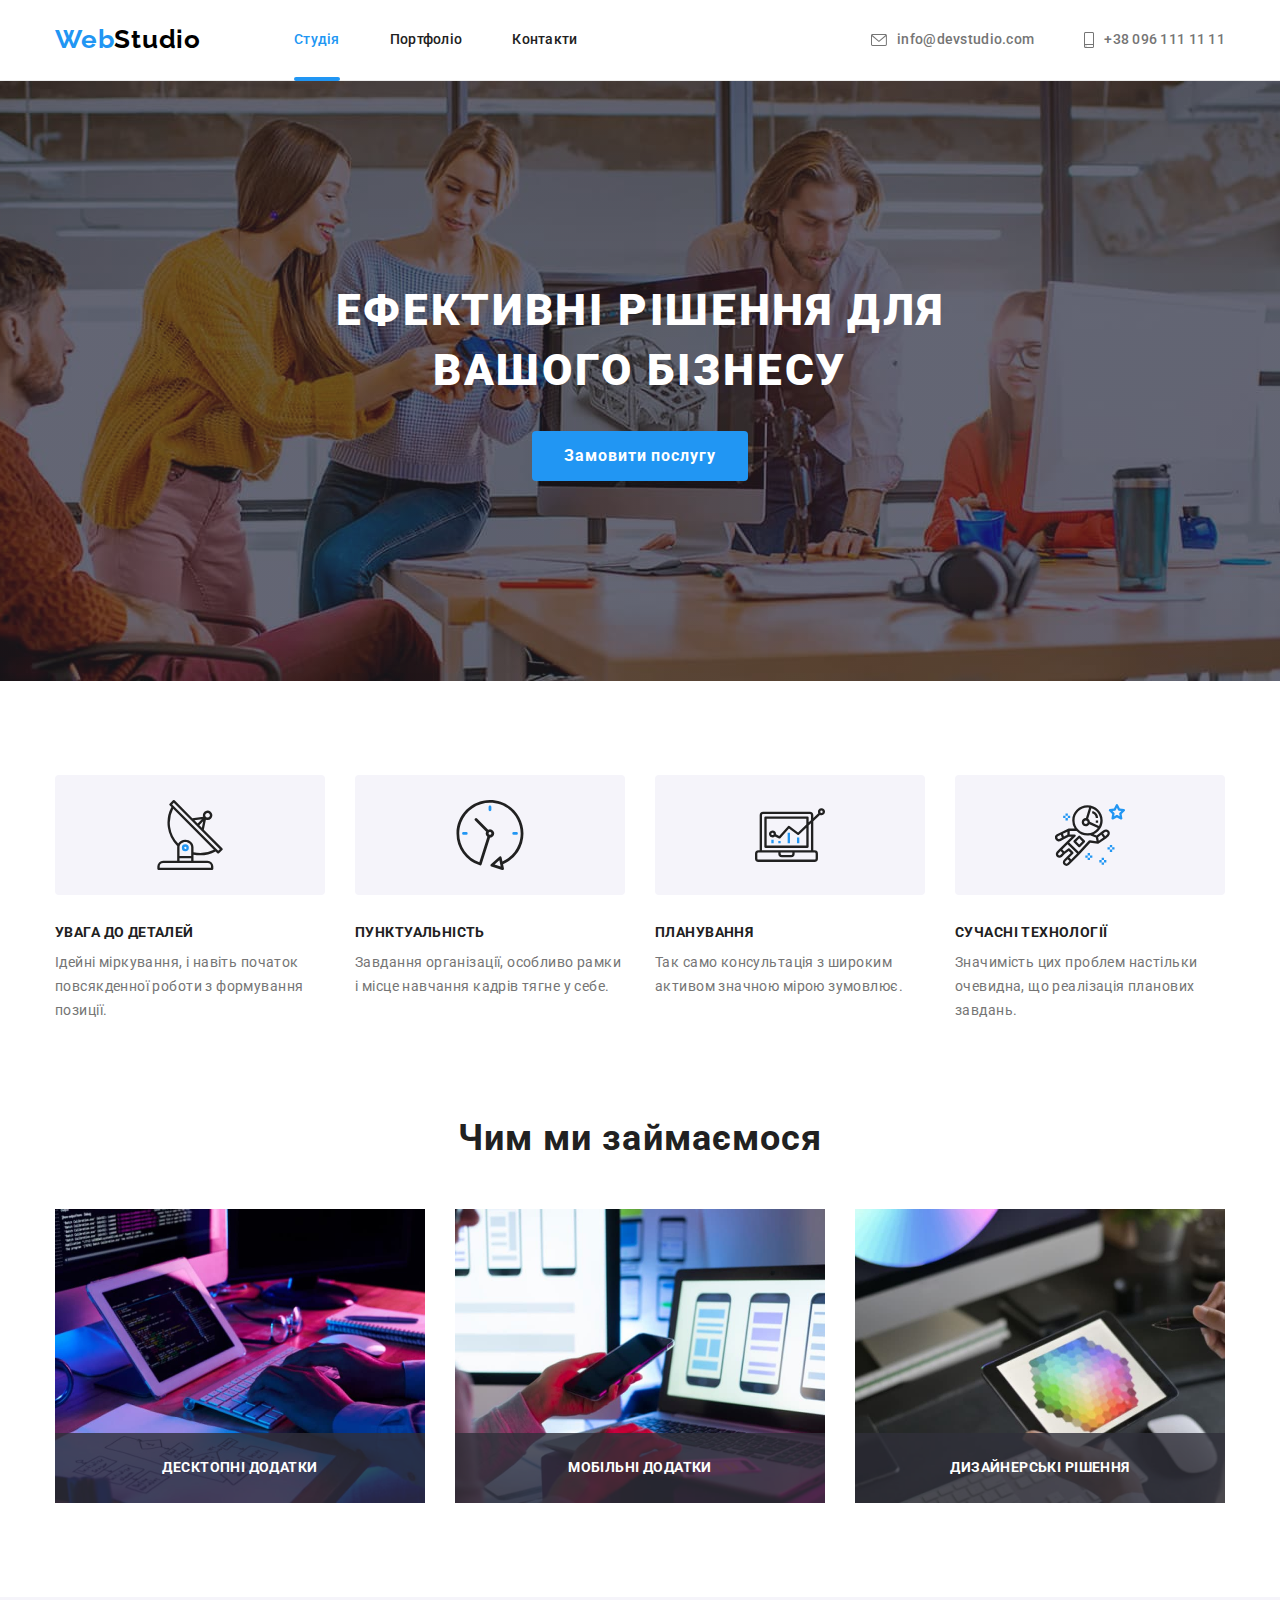
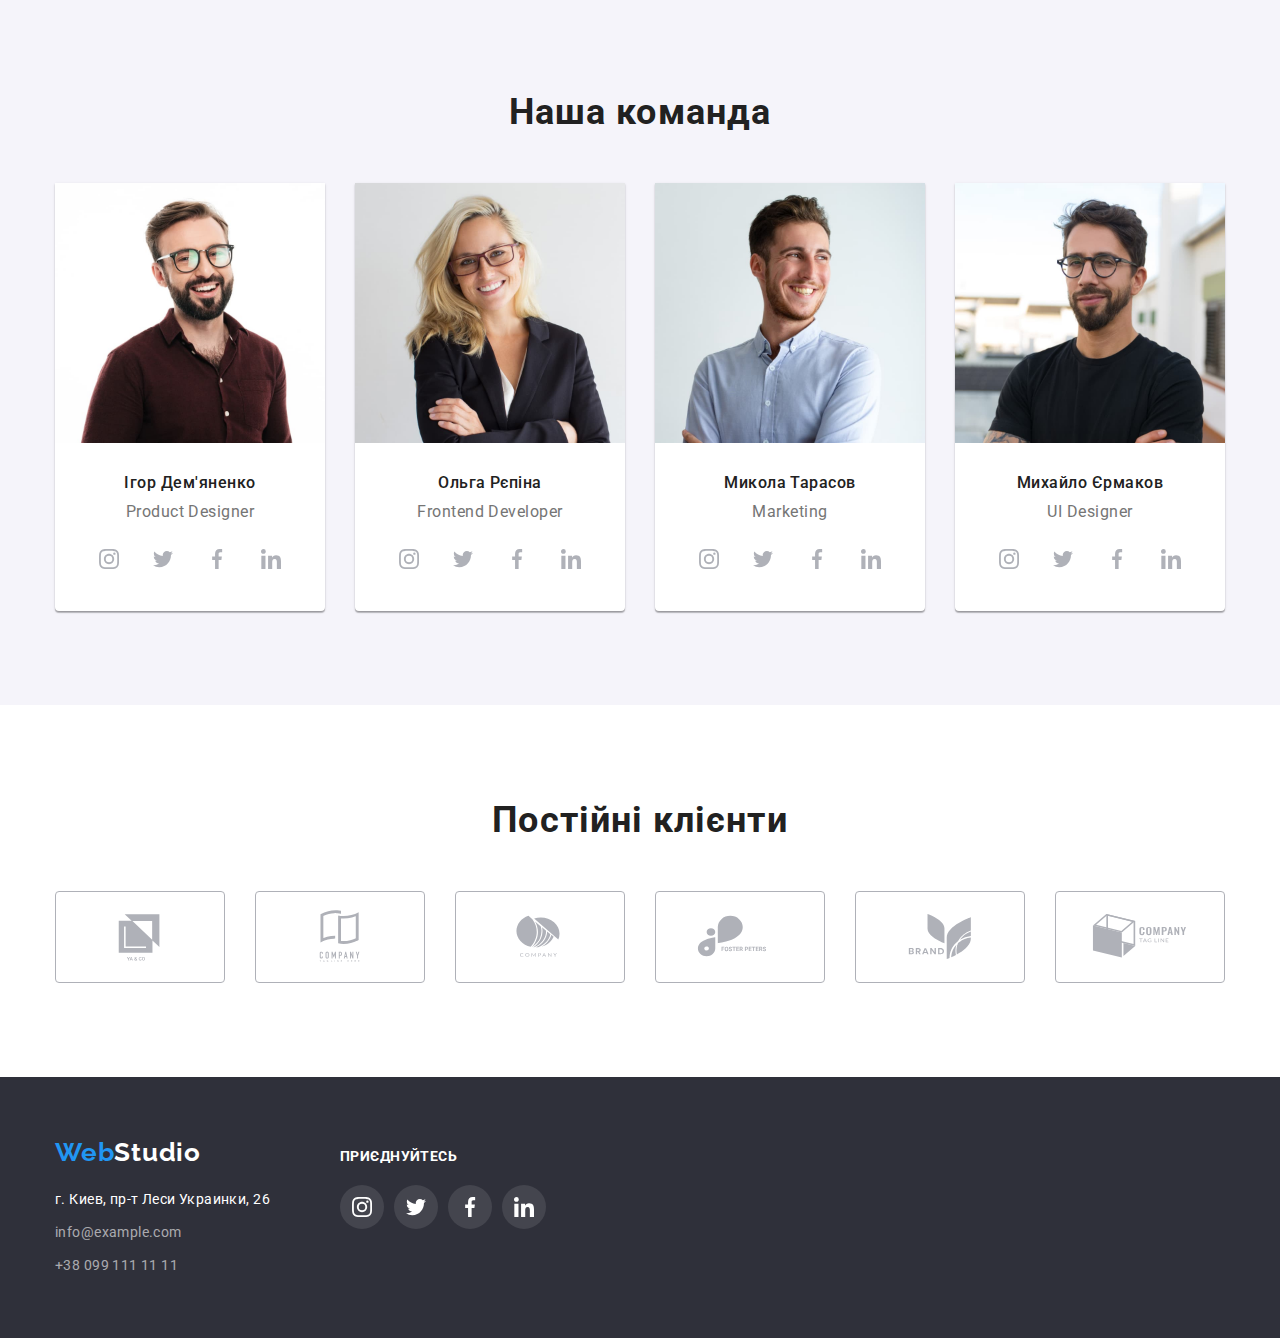
<file: index.html>
<!DOCTYPE html>
<html lang="uk">
  <head>
    <meta charset="UTF-8" />
    <meta http-equiv="X-UA-Compatible" content="IE=edge" />
    <meta name="viewport" content="width=device-width, initial-scale=1.0" />
    <title>Document</title>
    <link rel="preconnect" href="https://fonts.googleapis.com" />
    <link rel="preconnect" href="https://fonts.gstatic.com" crossorigin />
    <link
      href="https://fonts.googleapis.com/css2?family=Raleway:wght@700&family=Roboto:wght@400;500;700;900&display=swap"
      rel="stylesheet"
    />
    <link
      rel="stylesheet"
      href="https://cdnjs.cloudflare.com/ajax/libs/modern-normalize/1.1.0/modern-normalize.min.css"
    />
    <link rel="stylesheet" href="./css/styles.css" />
  </head>
  <body>
    <!-- Шапка -->
    <header class="page-header">
      <div class="container main">
        <nav class="page-nav main">
          <a class="logo link" href="./index.html" lang="en"
            ><span class="first-logo-part">Web</span>Studio</a
          >
          <ul class="menu list">
            <li class="menu-item">
              <a class="menu-link link current" href="./index.html">Студія</a>
            </li>
            <li class="menu-item">
              <a class="menu-link link" href="./portfolio.html">Портфоліо</a>
            </li>
            <li class="menu-item">
              <a class="menu-link link" href="#">Контакти</a>
            </li>
          </ul>
        </nav>
        <ul class="contacts list">
          <li class="item">
            <a class="email link" href="mailto:info@devstudio.com">
              <svg width="16" height="12" class="envelope-icon">
                <use href="./images/icons.svg#icon-envelope"></use>
              </svg>
              info@devstudio.com</a
            >
          </li>
          <li class="item">
            <a class="contact-phone-number link" href="tel:+380961111111">
              <svg width="10" height="16" class="smartphone-icon">
                <use href="./images/icons.svg#icon-smartphone"></use>
              </svg>
              +38 096 111 11 11</a
            >
          </li>
        </ul>
      </div>
    </header>
    <main>
      <!-- Герой -->
      <section class="main-section">
        <div class="container">
          <h1 class="header">Ефективні рішення для <br />вашого бізнесу</h1>
          <button class="modal-button" type="button" data-modal-open>
            Замовити послугу
          </button>
        </div>
      </section>
      <!-- Особливості -->
      <section class="section">
        <div class="container">
          <h2 class="title visually-hidden">Наші переваги</h2>
          <ul class="list advantage-list">
            <li class="a-item">
              <div class="advantage-icon">
                <svg width="70" height="70" class="svg-icon">
                  <use href="./images/icons.svg#icon-antenna"></use>
                </svg>
              </div>
              <h3 class="advantage">Увага до деталей</h3>
              <p class="description">
                Ідейні міркування, і навіть початок повсякденної роботи з
                формування позиції.
              </p>
            </li>
            <li class="a-item">
              <div class="advantage-icon">
                <svg width="70" height="70" class="svg-icon">
                  <use href="./images/icons.svg#icon-clock"></use>
                </svg>
              </div>
              <h3 class="advantage">Пунктуальність</h3>
              <p class="description">
                Завдання організації, особливо рамки і місце навчання кадрів
                тягне у себе.
              </p>
            </li>
            <li class="a-item">
              <div class="advantage-icon">
                <svg width="70" height="70" class="svg-icon">
                  <use href="./images/icons.svg#icon-diagram"></use>
                </svg>
              </div>
              <h3 class="advantage">Планування</h3>
              <p class="description">
                Так само консультація з широким активом значною мірою зумовлює.
              </p>
            </li>
            <li class="a-item">
              <div class="advantage-icon">
                <svg width="70" height="70" class="svg-icon">
                  <use href="./images/icons.svg#icon-astronaut"></use>
                </svg>
              </div>
              <h3 class="advantage">Сучасні технології</h3>
              <p class="description">
                Значимість цих проблем настільки очевидна, що реалізація
                планових завдань.
              </p>
            </li>
          </ul>
        </div>
      </section>
      <!-- Чим ми займаємся -->
      <section class="section features-section">
        <div class="container">
          <h2 class="title third-section-title">Чим ми займаємося</h2>
          <ul class="list features">
            <li class="features-item">
              <div class="thumb">
                <img
                  class="features-img"
                  src="./images/box_1.jpg"
                  width="370"
                  alt="Людина набирає код на клавіатурі"
                />
                <p class="features-description">Десктопні додатки</p>
              </div>
            </li>
            <li class="features-item">
              <div class="thumb">
                <img
                  class="features-img"
                  src="./images/box_2.jpg"
                  width="370"
                  alt="Людина тримає смартфон"
                />
                <p class="features-description">Мобільні додатки</p>
              </div>
            </li>
            <li class="features-item">
              <div class="thumb">
                <img
                  class="features-img"
                  src="./images/box_3.jpg"
                  width="370"
                  alt="Людина вибирає колір на планшеті"
                />
                <p class="features-description">Дизайнерські рішення</p>
              </div>
            </li>
          </ul>
        </div>
      </section>
      <!-- Наша команда -->
      <section class="section team-section">
        <div class="container">
          <h2 class="title">Наша команда</h2>
          <ul class="list team">
            <li class="team-item">
              <img
                src="./images/img_1.jpg"
                width="270"
                alt="Усміхнений хлопець в окулярах"
              />
              <div class="name-item">
                <h3 class="name">Ігор Дем'яненко</h3>
                <p class="position">Product Designer</p>
                <ul class="list team-social">
                  <li class="team-social-item">
                    <a class="team-social-link" href="#">
                      <svg width="20" height="20" class="social-icon">
                        <use href="./images/icons.svg#icon-instagram"></use>
                      </svg>
                    </a>
                  </li>
                  <li class="team-social-item">
                    <a class="team-social-link" href="#">
                      <svg width="20" height="20" class="social-icon">
                        <use href="./images/icons.svg#icon-twitter"></use>
                      </svg>
                    </a>
                  </li>
                  <li class="team-social-item">
                    <a class="team-social-link" href="#">
                      <svg width="20" height="20" class="social-icon">
                        <use href="./images/icons.svg#icon-facebook"></use>
                      </svg>
                    </a>
                  </li>
                  <li class="team-social-item">
                    <a class="team-social-link" href="#">
                      <svg width="20" height="20" class="social-icon">
                        <use href="./images/icons.svg#icon-linkedin"></use>
                      </svg>
                    </a>
                  </li>
                </ul>
              </div>
            </li>
            <li class="team-item">
              <img
                src="./images/img_2.jpg"
                width="270"
                alt="Усміхнена дівчина в окулярах"
              />
              <div class="name-item">
                <h3 class="name">Ольга Рєпіна</h3>
                <p class="position">Frontend Developer</p>
                <ul class="list team-social">
                  <li class="team-social-item">
                    <a class="team-social-link" href="#">
                      <svg width="20" height="20" class="social-icon">
                        <use href="./images/icons.svg#icon-instagram"></use>
                      </svg>
                    </a>
                  </li>
                  <li class="team-social-item">
                    <a class="team-social-link" href="#">
                      <svg width="20" height="20" class="social-icon">
                        <use href="./images/icons.svg#icon-twitter"></use>
                      </svg>
                    </a>
                  </li>
                  <li class="team-social-item">
                    <a class="team-social-link" href="#">
                      <svg width="20" height="20" class="social-icon">
                        <use href="./images/icons.svg#icon-facebook"></use>
                      </svg>
                    </a>
                  </li>
                  <li class="team-social-item">
                    <a class="team-social-link" href="#">
                      <svg width="20" height="20" class="social-icon">
                        <use href="./images/icons.svg#icon-linkedin"></use>
                      </svg>
                    </a>
                  </li>
                </ul>
              </div>
            </li>
            <li class="team-item">
              <img
                src="./images/img_3.jpg"
                width="270"
                alt="Усміхнений хлопець"
              />
              <div class="name-item">
                <h3 class="name">Микола Тарасов</h3>
                <p class="position">Marketing</p>
                <ul class="list team-social">
                  <li class="team-social-item">
                    <a class="team-social-link" href="#">
                      <svg width="20" height="20" class="social-icon">
                        <use href="./images/icons.svg#icon-instagram"></use>
                      </svg>
                    </a>
                  </li>
                  <li class="team-social-item">
                    <a class="team-social-link" href="#">
                      <svg width="20" height="20" class="social-icon">
                        <use href="./images/icons.svg#icon-twitter"></use>
                      </svg>
                    </a>
                  </li>
                  <li class="team-social-item">
                    <a class="team-social-link" href="#">
                      <svg width="20" height="20" class="social-icon">
                        <use href="./images/icons.svg#icon-facebook"></use>
                      </svg>
                    </a>
                  </li>
                  <li class="team-social-item">
                    <a class="team-social-link" href="#">
                      <svg width="20" height="20" class="social-icon">
                        <use href="./images/icons.svg#icon-linkedin"></use>
                      </svg>
                    </a>
                  </li>
                </ul>
              </div>
            </li>
            <li class="team-item">
              <img
                src="./images/img_4.jpg"
                width="270"
                alt="Хлопець в окулярах"
              />
              <div class="name-item">
                <h3 class="name">Михайло Єрмаков</h3>
                <p class="position">UI Designer</p>
                <ul class="list team-social">
                  <li class="team-social-item">
                    <a class="team-social-link" href="#">
                      <svg width="20" height="20" class="social-icon">
                        <use href="./images/icons.svg#icon-instagram"></use>
                      </svg>
                    </a>
                  </li>
                  <li class="team-social-item">
                    <a class="team-social-link" href="#">
                      <svg width="20" height="20" class="social-icon">
                        <use href="./images/icons.svg#icon-twitter"></use>
                      </svg>
                    </a>
                  </li>
                  <li class="team-social-item">
                    <a class="team-social-link" href="#">
                      <svg width="20" height="20" class="social-icon">
                        <use href="./images/icons.svg#icon-facebook"></use>
                      </svg>
                    </a>
                  </li>
                  <li class="team-social-item">
                    <a class="team-social-link" href="#">
                      <svg width="20" height="20" class="social-icon">
                        <use href="./images/icons.svg#icon-linkedin"></use>
                      </svg>
                    </a>
                  </li>
                </ul>
              </div>
            </li>
          </ul>
        </div>
      </section>

      <!-- Постійні клієнти -->

      <section class="section">
        <div class="container">
          <h2 class="title">Постійні клієнти</h2>
          <ul class="client-icons">
            <li>
              <a class="client" href="#">
                <svg width="106" height="60" class="client-icon">
                  <use href="./images/icons.svg#icon-logo1"></use>
                </svg>
              </a>
            </li>
            <li>
              <a class="client" href="#">
                <svg width="106" height="60" class="client-icon">
                  <use href="./images/icons.svg#icon-logo2"></use>
                </svg>
              </a>
            </li>
            <li>
              <a class="client" href="#">
                <svg width="106" height="60" class="client-icon">
                  <use href="./images/icons.svg#icon-logo3"></use>
                </svg>
              </a>
            </li>
            <li>
              <a class="client" href="#">
                <svg width="106" height="60" class="client-icon">
                  <use href="./images/icons.svg#icon-logo4"></use>
                </svg>
              </a>
            </li>
            <li>
              <a class="client" href="#">
                <svg width="106" height="60" class="client-icon">
                  <use href="./images/icons.svg#icon-logo5"></use>
                </svg>
              </a>
            </li>
            <li>
              <a class="client" href="#">
                <svg width="106" height="60" class="client-icon">
                  <use href="./images/icons.svg#icon-logo6"></use>
                </svg>
              </a>
            </li>
          </ul>
        </div>
      </section>
    </main>

    <!-- Футер -->

    <footer class="footer">
      <div class="container">
        <div class="footer-flex">
          <div>
            <a class="footer-logo link" href="./index.html" lang="en"
              ><span class="first-logo-part">Web</span>Studio</a
            >
            <address>
              <ul class="list">
                <li class="footer-elements">
                  <a
                    class="link address"
                    href="https://goo.gl/maps/CPtrU1FHBa2aNyZL9"
                    target="_blank"
                    rel="noopener noreferrer nofollow"
                  >
                    г. Киев, пр-т Леси Украинки, 26
                  </a>
                </li>
                <li class="footer-elements">
                  <a class="link footer-email" href="mailto:info@example.com"
                    >info@example.com</a
                  >
                </li>
                <li class="footer-elements">
                  <a
                    class="link footer-contact-phone-number"
                    href="tel:+380991111111"
                    >+38 099 111 11 11</a
                  >
                </li>
              </ul>
            </address>
          </div>
          <div class="social-block">
            <h3 class="footer-title">Приєднуйтесь</h3>
            <ul class="list footer-social">
              <li class="footer-social-item">
                <a class="footer-social-link" href="#">
                  <svg width="20" height="20" class="footer-social-icon">
                    <use href="./images/icons.svg#icon-instagram"></use>
                  </svg>
                </a>
              </li>
              <li class="footer-social-item">
                <a class="footer-social-link" href="#">
                  <svg width="20" height="20" class="footer-social-icon">
                    <use href="./images/icons.svg#icon-twitter"></use>
                  </svg>
                </a>
              </li>
              <li class="footer-social-item">
                <a class="footer-social-link" href="#">
                  <svg width="20" height="20" class="footer-social-icon">
                    <use href="./images/icons.svg#icon-facebook"></use>
                  </svg>
                </a>
              </li>
              <li class="footer-social-item">
                <a class="footer-social-link" href="#">
                  <svg width="20" height="20" class="footer-social-icon">
                    <use href="./images/icons.svg#icon-linkedin"></use>
                  </svg>
                </a>
              </li>
            </ul>
          </div>
        </div>
      </div>
    </footer>

    <!-- Модальне вікно -->

    <div class="backdrop is-hidden" data-modal>
      <div class="modal">
        <button class="modal-close-btn" type="button" data-modal-close>
          <svg class="modal-close-icon" width="18" height="18">
            <use href="./images/icons.svg#close-icon"></use>
          </svg>
        </button>
        <form class="form">
          <p class="form-title">Залиште свої дані, ми вам передзвонимо</p>
          <div class="form-field">
            <label for="name" class="form-label">Ім'я</label>
            <input
              name="user-name"
              type="text"
              class="form-input"
              id="name"
              required
            />
          </div>
          <div class="form-field">
            <label for="phone" class="form-label">Телефон</label>
            <input
              name="user-phone"
              type="tel"
              class="form-input"
              id="phone"
              required
            />
          </div>
          <div class="form-field">
            <label for="mail" class="form-label">Пошта</label>
            <input
              name="user-mail"
              type="email"
              class="form-input"
              id="mail"
              required
            />
          </div>
          <textarea
            name="user-message"
            class="form-message"
            placeholder="Введіть текст"
            id="message"
          ></textarea>
          <label for="message">Коментар</label>
          <div class="form-checkbox-field">
            <input
              name="accept-policy"
              type="checkbox"
              class="form-checkbox"
              id="checkbox"
              required
            />
            <label for="checkbox"
              >Погоджуюся з розсилкою та приймаю
              <a href="#">Умови договору</a></label
            >
          </div>
          <button type="submit" class="form-submit-btn">Відправити</button>
        </form>
      </div>
    </div>
    <script src="./js/modal.js"></script>
  </body>
</html>
</file>
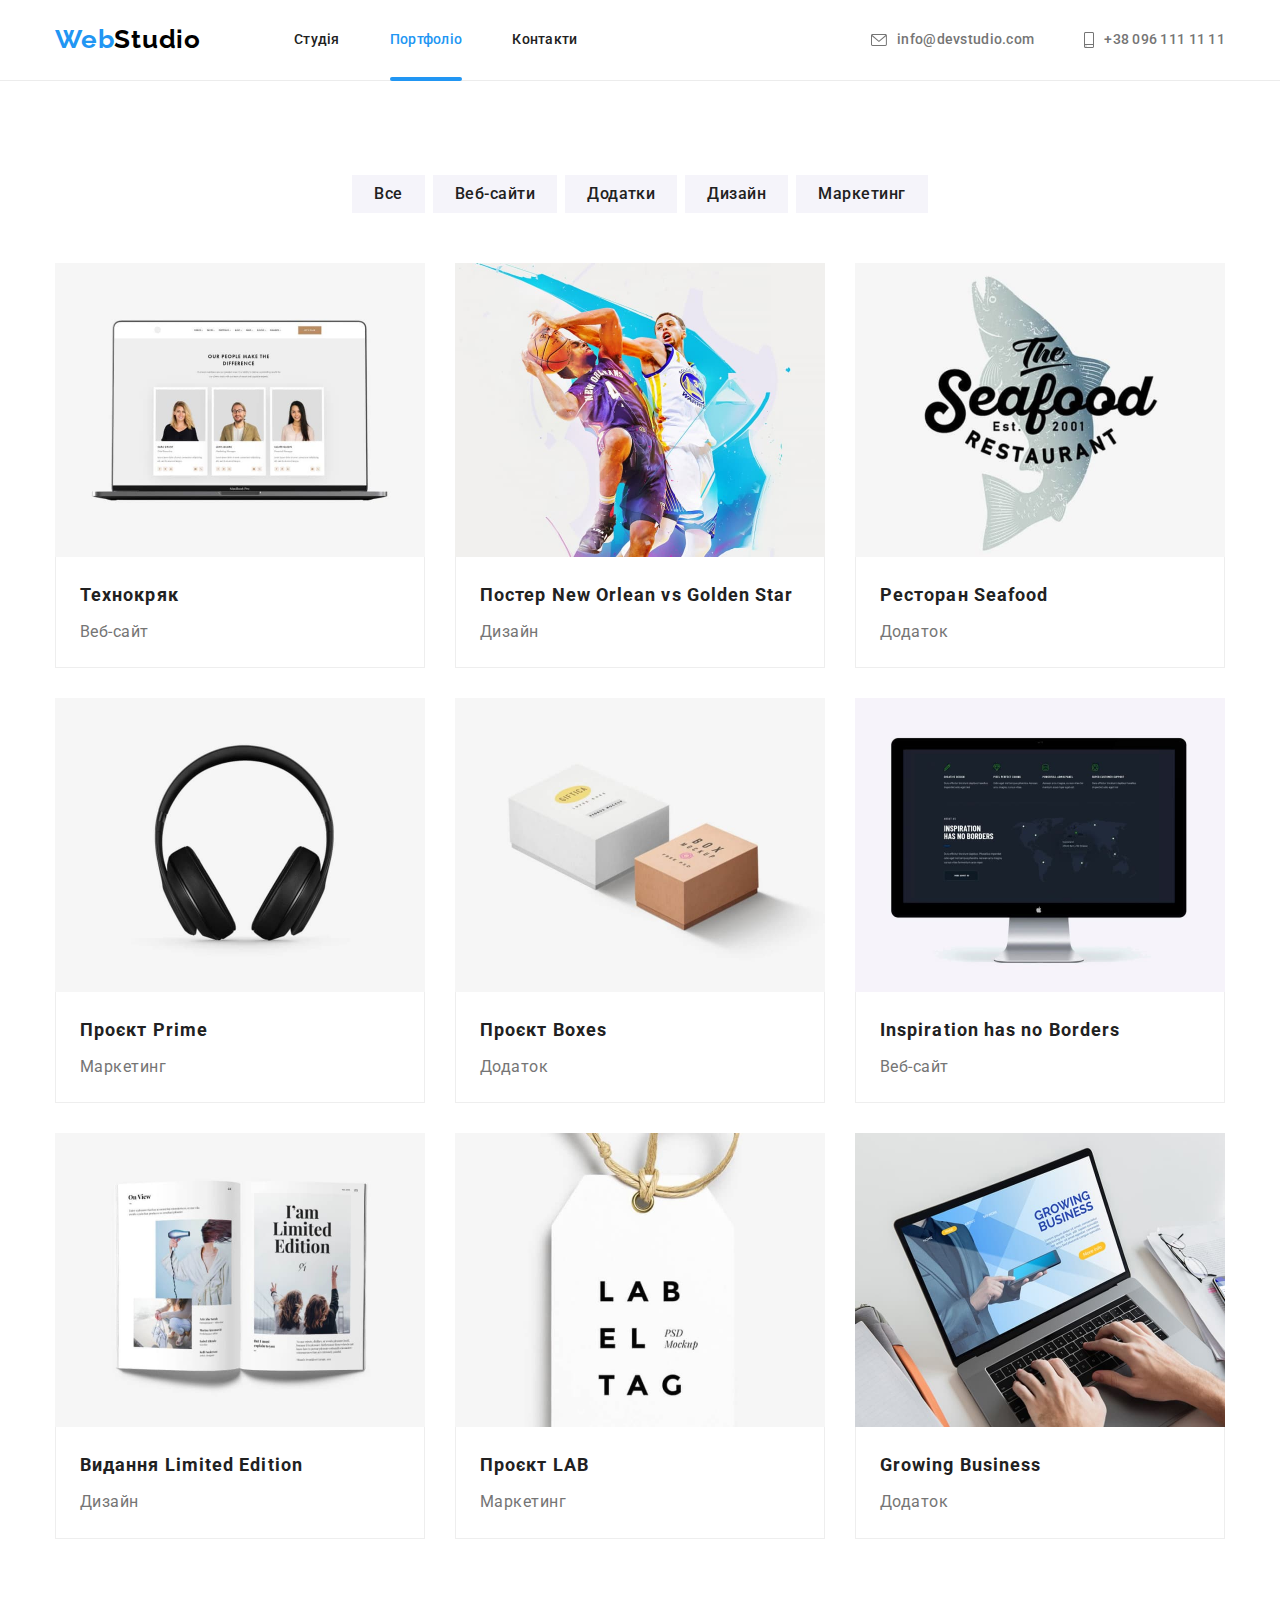
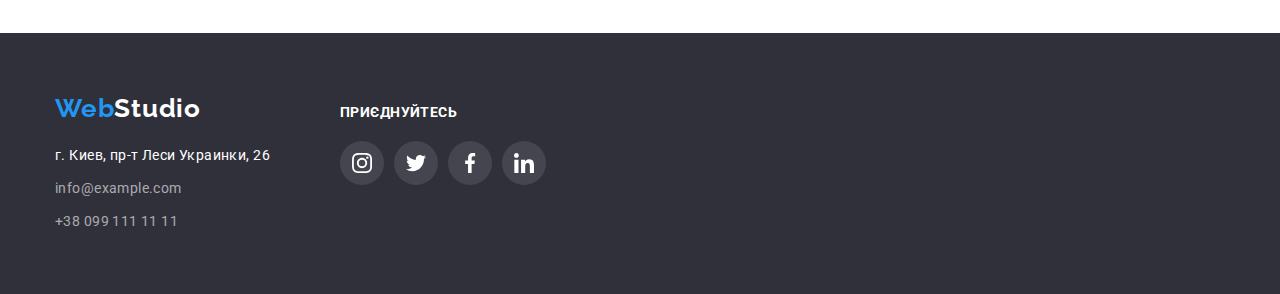
<file: portfolio.html>
<!DOCTYPE html>
<html lang="uk">
  <head>
    <meta charset="UTF-8" />
    <meta http-equiv="X-UA-Compatible" content="IE=edge" />
    <meta name="viewport" content="width=device-width, initial-scale=1.0" />
    <title>Document</title>
    <link rel="preconnect" href="https://fonts.googleapis.com" />
    <link rel="preconnect" href="https://fonts.gstatic.com" crossorigin />
    <link
      href="https://fonts.googleapis.com/css2?family=Raleway:wght@700&family=Roboto:wght@400;500;700;900&display=swap"
      rel="stylesheet"
    />
    <link
      rel="stylesheet"
      href="https://cdnjs.cloudflare.com/ajax/libs/modern-normalize/1.1.0/modern-normalize.min.css"
    />
    <link rel="stylesheet" href="./css/styles.css" />
  </head>
  <body>
     <!-- Шапка -->
    <header class="page-header">
      <div class="container main">
        <nav class="page-nav main">
          <a class="logo link" href="./index.html" lang="en"
            ><span class="first-logo-part">Web</span>Studio</a
          >
          <ul class="menu list">
            <li class="menu-item">
              <a class="menu-link link" href="./index.html">Студія</a>
            </li>
            <li class="menu-item">
              <a class="menu-link link current" href="./portfolio.html">Портфоліо</a>
            </li>
            <li class="menu-item">
              <a class="menu-link link" href="#">Контакти</a>
            </li>
          </ul>
        </nav>
        <ul class="contacts list">
          <li class="item">
            <a class="email link" href="mailto:info@devstudio.com"
              >
              <svg width="16" height="12" class="envelope-icon">
                <use href="./images/icons.svg#icon-envelope"></use>
              </svg> 
              info@devstudio.com</a
            >
          </li>
          <li class="item">
            <a class="contact-phone-number link" href="tel:+380961111111"
              >
              <svg width="10" height="16" class="smartphone-icon">
                <use href="./images/icons.svg#icon-smartphone"></use>
              </svg> 
              +38 096 111 11 11</a
            >
          </li>
        </ul>
      </div>
    </header>
    <main>
      <section class="section">
        <div class="container">
          <h1 class="visually-hidden">Наші роботи</h1>
          <ul class="list btn-flex">
            <li class="btn-item"><button class="btn" type="button">Все</button></li>
            <li class="btn-item"><button class="btn" type="button">Веб-сайти</button></li>
            <li class="btn-item"><button class="btn" type="button">Додатки</button></li>
            <li class="btn-item"><button class="btn" type="button">Дизайн</button></li>
            <li class="btn-item"><button class="btn" type="button">Маркетинг</button></li>
          </ul>
          <ul class="list projects">
            <li class="flex-element">
              <a class="link portfolio-card" href="#">
                <img src="./images/tk.jpg" width="370" alt="Ноутбук" />
                <div class="project-name">
                  <h2 class="project">Технокряк</h2>
                  <p class="project-type">Веб-сайт</p>
                </div>
              </a>
            </li>
            <li class="flex-element">
              <a class="link portfolio-card" href="#">
                <img src="./images/pno.jpg" width="370" alt="Баскетболісти" />
                <div class="project-name">
                  <h2 class="project">Постер New Orlean vs Golden Star</h2>
                  <p class="project-type">Дизайн</p>
                </div>
              </a>
            </li>
            <li class="flex-element">
              <a class="link portfolio-card" href="#">
                <img src="./images/rs.jpg" width="370" alt="Логотип ресторану" />
                <div class="project-name">
                  <h2 class="project">Ресторан Seafood</h2>
                  <p class="project-type">Додаток</p>
                </div>
              </a>
            </li>
            <li class="flex-element">
              <a class="link portfolio-card" href="#">
                <img src="./images/pp.jpg" width="370" alt="Навушники" />
                <div class="project-name">
                  <h2 class="project">Проєкт Prime</h2>
                  <p class="project-type">Маркетинг</p>
                </div>
              </a>
            </li>
            <li class="flex-element">
              <a class="link portfolio-card" href="#">
                <img src="./images/pb.jpg" width="370" alt="Коробки" />
                <div class="project-name">
                  <h2 class="project">Проєкт Boxes</h2>
                  <p class="project-type">Додаток</p>
                </div>
              </a>
            </li>
            <li class="flex-element">
              <a class="link portfolio-card" href="#">
                <img src="./images/ihnb.jpg" width="370" alt="Монітор" />
                <div class="project-name">
                  <h2 class="project">Inspiration has no Borders</h2>
                  <p class="project-type">Веб-сайт</p>
                </div>
              </a>
            </li>
            <li class="flex-element">
              <a class="link" href="#">
                <img src="./images/ele.jpg" width="370" alt="Журнал" />
                <div class="project-name">
                  <h2 class="project">Видання Limited Edition</h2>
                  <p class="project-type">Дизайн</p>
                </div>
              </a>
            </li>
            <li class="flex-element">
              <a class="link portfolio-card" href="#">
                <img src="./images/plab.jpg" width="370" alt="Бірка" />
                <div class="project-name">
                  <h2 class="project">Проєкт LAB</h2>
                  <p class="project-type">Маркетинг</p>
                </div>
              </a>
            </li>
            <li class="flex-element">
              <a class="link portfolio-card" href="#">
                <img
                  src="./images/gb.jpg"
                  width="370"
                  alt="Людина друкує на ноутбуці"
                />
                <div class="project-name">
                  <h2 class="project">Growing Business</h2>
                  <p class="project-type">Додаток</p>
                </div>
              </a>
            </li>
          </ul>
        </div>
      </section>
    </main>
    <!-- Футер -->
    <footer class="footer">
      <div class="container">
        <div class="footer-flex">
          <div class="left-footer">
            <a class="footer-logo link" href="./index.html" lang="en"
              ><span class="first-logo-part">Web</span>Studio</a
            >
            <address>
              <ul class="list">
                <li class="footer-elements">
                  <a
                    class="link address"
                    href="https://goo.gl/maps/CPtrU1FHBa2aNyZL9"
                    target="_blank"
                    rel="noopener noreferrer nofollow"
                  >
                    г. Киев, пр-т Леси Украинки, 26
                  </a>
                </li>
                <li class="footer-elements">
                  <a class="link footer-email" href="mailto:info@example.com"
                    >info@example.com</a
                  >
                </li>
                <li class="footer-elements">
                  <a class="link footer-contact-phone-number" href="tel:+380991111111"
                    >+38 099 111 11 11</a
                  >
                </li>
              </ul>
            </address>
          </div>
          <div class="social-block">
            <h3 class="footer-title">Приєднуйтесь</h3>
            <ul class="list footer-social">
              <li class="footer-social-item">
                <a class="footer-social-link" href="#">
                  <svg width="20" height="20" class="footer-social-icon">
                    <use href="./images/icons.svg#icon-instagram"></use>
                  </svg>
                </a>
              </li>
              <li class="footer-social-item">
                <a class="footer-social-link" href="#">
                  <svg width="20" height="20" class="footer-social-icon">
                    <use href="./images/icons.svg#icon-twitter"></use>
                  </svg>
                </a>
              </li>
              <li class="footer-social-item">
                <a class="footer-social-link" href="#">
                  <svg width="20" height="20" class="footer-social-icon">
                    <use href="./images/icons.svg#icon-facebook"></use>
                  </svg>
                </a>
              </li>
              <li class="footer-social-item">
                <a class="footer-social-link" href="#">
                  <svg width="20" height="20" class="footer-social-icon">
                    <use href="./images/icons.svg#icon-linkedin"></use>
                  </svg>
                </a>
              </li>
            </ul>
          </div>
        </div>
      </div>
    </footer>
  </body>
</html>
</file>
<file: css/styles.css>
:root {
  --main-font: "Roboto", sans-serif;
  --main-light: #ffffff;
  --main-dark: #212121;
  --secondary-dark: #757575;
  --secondary-light: rgba(255, 255, 255, 0.6);
  --active-color: #2196f3;
  --logo-color: #000000;
  --background-color: #2f303a;
  --btn-color: #f5f4fa;
  --btn-active-color: #188ce8;
  --border-color: #ececec;
  --hero-background: #c4c4c4;
  --clients-color: #afb1b8;
  --gradient-color: rgba(47, 48, 58, 0.4);
}

h1,
h2,
h3,
p,
ul {
  margin: 0;
  padding: 0;
}
.container {
  width: 1200px;
  margin-right: auto;
  margin-left: auto;
  padding-left: 15px;
  padding-right: 15px;
}

body {
  font-family: var(--main-font);
  color: var(--main-dark);
}

.link {
  text-decoration: none;
}

.list {
  list-style: none;
}

img {
  display: block;
  max-width: 100%;
  height: auto;
}

.menu-link:hover,
.menu-link:focus,
.contact-phone-number:hover,
.contact-phone-number:focus,
.email:hover,
.email:focus,
.footer-contact-phone-number:hover,
.footer-contact-phone-number:focus,
.footer-email:hover,
.footer-email:focus,
.address:hover,
.address:focus {
  color: var(--active-color);
}

.modal-button:hover,
.modal-button:focus {
  background-color: var(--btn-active-color);
}

/* Шапка */
.page-header {
  border-bottom: 1px solid var(--border-color);
}

.main {
  display: flex;
  align-items: center;
}

.menu {
  display: flex;
  margin-left: 93px;
}

.menu-item:last-child {
  margin-right: 0;
}
.menu-item {
  margin-right: 50px;
}
.logo {
  padding-top: 24px;
  padding-bottom: 25px;
  font-family: "Raleway", sans-serif;
  font-weight: 700;
  font-size: 26px;
  line-height: 1.19;
  letter-spacing: 0.03em;
  color: var(--logo-color);
}

.first-logo-part {
  font-family: "Raleway", sans-serif;
  font-weight: 700;
  font-size: 26px;
  line-height: 1.19;
  letter-spacing: 0.03em;
  color: var(--active-color);
}

.menu-link {
  display: block;
  padding-top: 32px;
  padding-bottom: 32px;
  font-style: normal;
  font-weight: 500;
  font-size: 14px;
  line-height: 1.14;
  letter-spacing: 0.02em;
  color: var(--main-dark);
  transition: color 250ms cubic-bezier(0.4, 0, 0.2, 1);
}

.current {
  color: var(--active-color);
  position: relative;
}

.current::after {
  display: block;
  content: "";
  width: 100%;
  height: 4px;
  background: var(--active-color);
  border-radius: 2px;
  position: absolute;
  bottom: -1px;
}
.contacts {
  display: flex;
  margin-left: auto;
}

.contacts .item + .item {
  margin-left: 50px;
}

.contact-phone-number,
.email {
  display: flex;
  align-items: center;
  padding-top: 32px;
  padding-bottom: 32px;
  font-weight: 500;
  font-size: 14px;
  line-height: 1.14;
  letter-spacing: 0.02em;
  color: var(--secondary-dark);
  transition: color 250ms cubic-bezier(0.4, 0, 0.2, 1);
}

.email:hover .envelope-icon,
.email:focus .envelope-icon,
.contact-phone-number:hover .smartphone-icon,
.contact-phone-number:focus .smartphone-icon {
  fill: var(--active-color);
}

.envelope-icon,
.smartphone-icon {
  margin-right: 10px;
  fill: var(--secondary-dark);
  transition: fill 250ms cubic-bezier(0.4, 0, 0.2, 1);
}

/* Герой */
.header {
  font-weight: 900;
  font-size: 44px;
  line-height: 1.36;
  letter-spacing: 0.06em;
  text-transform: uppercase;
  color: var(--main-light);
  margin-bottom: 30px;
}

.main-section {
  max-width: 1600px;
  height: 600px;
  margin-left: auto;
  margin-right: auto;
  padding: 200px 0;
  background-color: var(--hero-background);
  background-image: linear-gradient(
      to right,
      var(--gradient-color),
      var(--gradient-color)
    ),
    url(../images/overlay.jpg);
  background-repeat: no-repeat;
  background-position: center;
  background-size: cover;
  text-align: center;
}

.modal-button {
  font-family: inherit;
  font-style: normal;
  font-weight: 700;
  font-size: 16px;
  border: 0;
  padding: 10px 32px;
  min-width: 216px;
  line-height: 1.88;
  align-items: center;
  letter-spacing: 0.06em;
  border-radius: 4px;
  cursor: pointer;
  color: var(--main-light);
  background-color: var(--active-color);
  transition: background-color 250ms cubic-bezier(0.4, 0, 0.2, 1);
}

/* Особливості */

.visually-hidden {
  position: absolute;
  width: 1px;
  height: 1px;
  margin: -1px;
  border: 0;
  padding: 0;
  white-space: nowrap;
  clip-path: inset(100%);
  clip: rect(0 0 0 0);
  overflow: hidden;
}

.section {
  padding-top: 94px;
  padding-bottom: 94px;
}
.advantage-list .a-item + .a-item {
  margin-left: 30px;
}

.title {
  margin-bottom: 50px;
  font-weight: 700;
  font-size: 36px;
  line-height: 1.17;
  text-align: center;
  letter-spacing: 0.03em;
}

.advantage-list {
  display: flex;
}

.advantage {
  margin-bottom: 10px;
  font-weight: 700;
  font-size: 14px;
  line-height: 1.14;
  letter-spacing: 0.03em;
  text-transform: uppercase;
}

.description {
  font-size: 14px;
  line-height: 1.71;
  letter-spacing: 0.03em;
  color: var(--secondary-dark);
}

.advantage-icon {
  width: 270px;
  height: 120px;
  margin-bottom: 30px;
  display: flex;
  align-items: center;
  justify-content: center;
  background-color: var(--btn-color);
  border-radius: 4px;
}

/* Чим ми займаємся */

.features-section {
  padding-top: 0;
}

.features {
  display: flex;
}

.thumb {
  position: relative;
}

.features-description {
  padding: 27px 0;
  width: 100%;
  position: absolute;
  bottom: 0;
  background-color: rgba(47, 48, 58, 0.8);
  font-weight: 700;
  font-size: 14px;
  line-height: 1.14;
  text-align: center;
  letter-spacing: 0.03em;
  text-transform: uppercase;
  color: var(--main-light);
}

.third-section-title {
  margin-bottom: 50px;
}

.features .features-item + .features-item {
  margin-left: 30px;
}

/* Наша команда */

.team-section {
  background-color: var(--btn-color);
}

.team {
  display: flex;
}

.team .team-item + .team-item {
  margin-left: 30px;
}

.team-item {
  text-align: center;
  background-color: var(--main-light);
  box-shadow: 0px 1px 3px rgba(0, 0, 0, 0.12), 0px 1px 1px rgba(0, 0, 0, 0.14),
    0px 2px 1px rgba(0, 0, 0, 0.2);
  border-radius: 0px 0px 4px 4px;
}

.name-item {
  padding: 30px 0;
}

.name {
  font-weight: 500;
  font-size: 16px;
  line-height: 1.19;
  letter-spacing: 0.03em;
}

.position {
  margin-top: 10px;
  font-weight: 400;
  font-size: 16px;
  line-height: 1.19;
  letter-spacing: 0.03em;
  color: var(--secondary-dark);
}

.team-social {
  margin-top: 16px;
  display: flex;
  justify-content: center;
}

.team-social .team-social-item + .team-social-item {
  margin-left: 10px;
}

.team-social-link {
  display: flex;
  align-items: center;
  justify-content: center;
  width: 44px;
  height: 44px;
  background-color: var(--main-light);
  border-radius: 50%;
  transition: background-color 250ms cubic-bezier(0.4, 0, 0.2, 1);
}

.social-icon {
  fill: var(--clients-color);
  transition: fill 250ms cubic-bezier(0.4, 0, 0.2, 1);
}

.team-social-link:hover,
.team-social-link:focus {
  background-color: var(--active-color);
}

.team-social-link:hover .social-icon,
.team-social-link:focus .social-icon {
  fill: var(--main-light);
}

/* Постійні клієнти */

.client-icons {
  display: flex;
  justify-content: space-between;
  list-style: none;
}

.client {
  width: 170px;
  height: 92px;
  display: flex;
  align-items: center;
  justify-content: center;
  border: 1px solid var(--clients-color);
  border-radius: 4px;
  transition: border 250ms cubic-bezier(0.4, 0, 0.2, 1);
}

.client-icon {
  fill: var(--clients-color);
  transition: fill 250ms cubic-bezier(0.4, 0, 0.2, 1);
}

.client:hover,
.client:focus {
  border: 1px solid var(--active-color);
}

.client:hover .client-icon,
.client:focus .client-icon {
  fill: var(--active-color);
}

/* Футер */

.footer {
  display: block;
  padding: 60px 0;
  background-color: var(--background-color);
}

.footer-logo {
  display: block;
  margin-bottom: 20px;
  font-family: "Raleway", sans-serif;
  font-weight: 700;
  font-size: 26px;
  line-height: 1.19;
  letter-spacing: 0.03em;
  color: var(--main-light);
}
.list .footer-elements + .footer-elements {
  margin-top: 9px;
}

.address {
  font-style: normal;
  font-size: 14px;
  line-height: 1.71;
  letter-spacing: 0.03em;
  color: var(--main-light);
  transition: color 250ms cubic-bezier(0.4, 0, 0.2, 1);
}

.footer-email,
.footer-contact-phone-number {
  font-style: normal;
  font-size: 14px;
  line-height: 1.71;
  letter-spacing: 0.03em;
  color: var(--secondary-light);
  transition: color 250ms cubic-bezier(0.4, 0, 0.2, 1);
}

.footer-flex {
  display: flex;
  align-items: baseline;
}

.social-block {
  margin-left: 70px;
}

.footer-title {
  font-weight: 700;
  font-size: 14px;
  line-height: 1.14;
  letter-spacing: 0.03em;
  text-transform: uppercase;
  color: var(--main-light);
}

.footer-social {
  margin-top: 20px;
  display: flex;
  justify-content: center;
}

.footer-social .footer-social-item + .footer-social-item {
  margin-left: 10px;
}

.footer-social-link {
  display: flex;
  align-items: center;
  justify-content: center;
  width: 44px;
  height: 44px;
  background-color: rgba(255, 255, 255, 0.1);
  border-radius: 50%;
  transition: background-color 250ms cubic-bezier(0.4, 0, 0.2, 1);
}

.footer-social-icon {
  fill: var(--main-light);
}

.footer-social-link:hover,
.footer-social-link:focus {
  background-color: var(--active-color);
}

/* Кнопки у Портфоліо */

.btn-flex {
  display: flex;
  justify-content: center;
  margin-bottom: 50px;
}

.btn-flex .btn-item + .btn-item {
  margin-left: 8px;
}

.btn {
  display: inline-block;
  padding: 6px 22px;
  font-family: inherit;
  font-style: normal;
  font-weight: 500;
  font-size: 16px;
  line-height: 1.6;
  text-align: center;
  cursor: pointer;
  letter-spacing: 0.03em;
  color: var(--main-dark);
  background-color: var(--btn-color);
  border: 0;
  transition: background-color 250ms cubic-bezier(0.4, 0, 0.2, 1),
    transform 250ms cubic-bezier(0.4, 0, 0.2, 1),
    color 250ms cubic-bezier(0.4, 0, 0.2, 1),
    box-shadow 250ms cubic-bezier(0.4, 0, 0.2, 1);
}

.btn:hover,
.btn:focus {
  color: var(--main-light);
  background-color: var(--active-color);
  box-shadow: 0px 3px 1px rgba(0, 0, 0, 0.1), 0px 1px 2px rgba(0, 0, 0, 0.08),
    0px 2px 2px rgba(0, 0, 0, 0.12);
  border-radius: 4px;
  transform: scale(1.09);
}

/* Картки у Портфоліо */

.projects {
  display: flex;
  flex-wrap: wrap;
  margin-left: -30px;
  margin-bottom: -30px;
  flex-basis: calc(100% / 3-30px);
}

.flex-element {
  width: 370px;
  margin-left: 30px;
  margin-bottom: 30px;
  background-color: var(--main-light);
  transition: box-shadow 250ms cubic-bezier(0.4, 0, 0.2, 1);
}

.flex-element:hover {
  box-shadow: 0px 1px 1px rgba(0, 0, 0, 0.12), 0px 4px 4px rgba(0, 0, 0, 0.06),
    1px 4px 6px rgba(0, 0, 0, 0.16);
}

.project-name {
  padding: 20px 24px;
  border: 1px solid #eeeeee;
  border-top: 0;
}

.project {
  margin-bottom: 4px;
  font-weight: 700;
  font-size: 18px;
  line-height: 2;
  letter-spacing: 0.06em;
  color: var(--main-dark);
}

.project-type {
  font-size: 16px;
  line-height: 1.9;
  letter-spacing: 0.03em;
  color: var(--secondary-dark);
}

.portfolio-card {
  display: block;
}

.portfolio-thumb {
  position: relative;
  overflow: hidden;
}

.card-description {
  position: absolute;
  top: 0;
  left: 0;
  transform: translatey(100%);
  padding: 63px 24px;
  background-color: rgba(33, 150, 243, 0.9);
  font-weight: 400;
  font-size: 18px;
  line-height: 1.56;
  letter-spacing: 0.03em;
  color: var(--main-light);
  transition: transform 0.3s cubic-bezier(0.2, 0, 0.2, 1);
}

.portfolio-card:hover .card-description,
.portfolio-card:focus .card-description {
  transform: translateY(0);
}

/* Модальне вікно */

.backdrop {
  position: fixed;
  top: 0;
  left: 0;
  width: 100vw;
  height: 100vh;
  background-color: rgba(0, 0, 0, 0.2);
  transition: opacity 500ms cubic-bezier(0.4, 0, 0.2, 1),
    visibility 500ms cubic-bezier(0.4, 0, 0.2, 1);
}

.backdrop.is-hidden {
  opacity: 0;
  visibility: hidden;
  pointer-events: none;
}

.backdrop.is-hidden .modal {
  transform: translate(-50%, -50%) scale(0);
  opacity: 0;
}

.modal {
  position: absolute;
  top: 50%;
  left: 50%;
  padding: 40px;
  transform: translate(-50%, -50%) scale(1);
  transition: transform 500ms cubic-bezier(0.4, 0, 0.2, 1),
    opacity 500ms cubic-bezier(0.4, 0, 0.2, 1);
  opacity: 1;
  width: 528px;
  height: 581px;
  background-color: var(--main-light);
  box-shadow: 0px 1px 3px rgba(0, 0, 0, 0.12), 0px 1px 1px rgba(0, 0, 0, 0.14),
    0px 2px 1px rgba(0, 0, 0, 0.2);
  border-radius: 4px;
}

.modal-close-btn {
  position: absolute;
  top: 8px;
  right: 8px;
  padding: 0;
  display: flex;
  justify-content: center;
  align-items: center;
  width: 30px;
  height: 30px;
  border-radius: 50%;
  border: 1px solid rgba(0, 0, 0, 0.1);
  background-color: var(--main-light);
  cursor: pointer;
}

.form-title {
  font-style: normal;
  font-weight: 700;
  font-size: 20px;
  line-height: 1.15;
  text-align: center;
}
</file>
